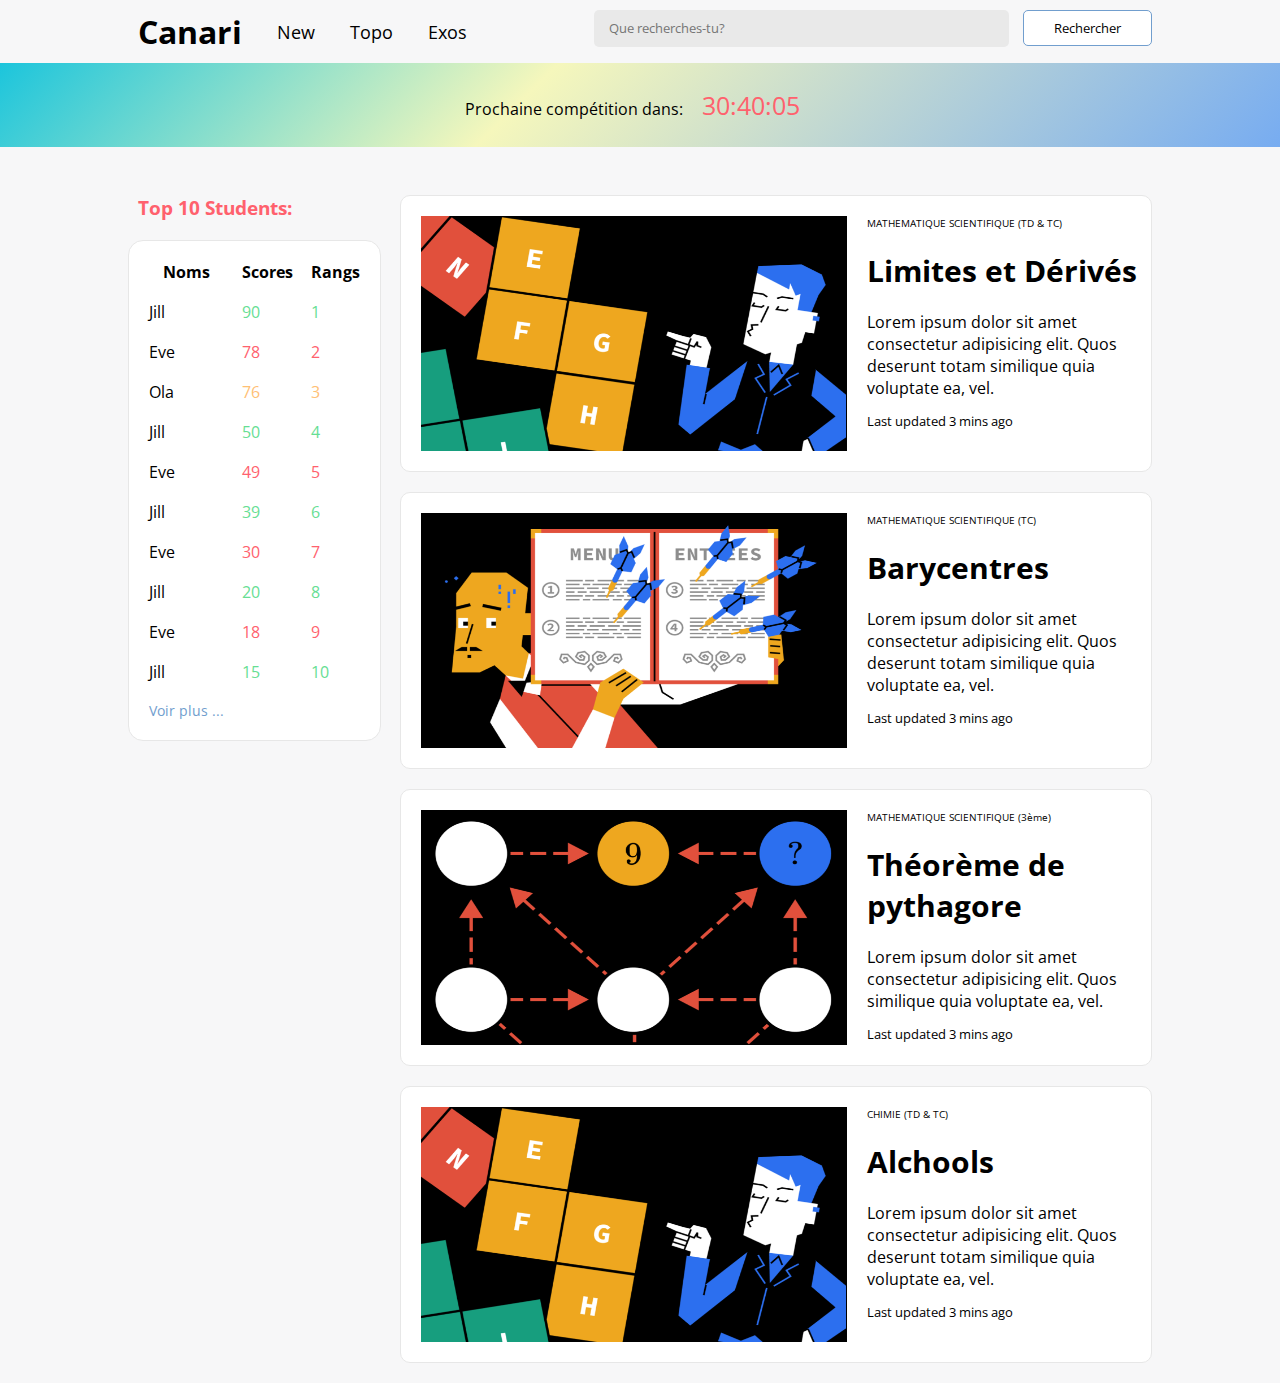
<file: index.html>
<!DOCTYPE html>
<html lang="fr">
<head>
  <meta charset="UTF-8">
  <meta http-equiv="X-UA-Compatible" content="IE=edge">
  <meta name="viewport" content="width=device-width, initial-scale=1.0">
  <link rel="preconnect" href="https://fonts.googleapis.com">
  <link rel="preconnect" href="https://fonts.gstatic.com" crossorigin>
  <link href="https://fonts.googleapis.com/css2?family=Open+Sans:wght@300;400&display=swap" rel="stylesheet">
  <link rel="stylesheet" href="https://cdnjs.cloudflare.com/ajax/libs/font-awesome/5.15.3/css/all.min.css" integrity="sha512-iBBXm8fW90+nuLcSKlbmrPcLa0OT92xO1BIsZ+ywDWZCvqsWgccV3gFoRBv0z+8dLJgyAHIhR35VZc2oM/gI1w==" crossorigin="anonymous" referrerpolicy="no-referrer" />
  <link rel="stylesheet" href="/front-end/index.css">
  <title>Accueil</title>
</head>
<body>
  <header>
    <nav>
      <ul class="nav-container menu">
        <li><a href="index.html" id="logo">Canari</a></li>
        <li><a href="index.html" class="menu-item">New</a></li>
        <li><a href="topo.html" class="menu-item">Topo</a></li>
        <li><a href="#" class="menu-item">Exos</a></li>
      </ul>

      <ul class="nav-container">
        <li>
          <input type="text" placeholder="Que recherches-tu?" class="search-bar">
          <input type="button"  value="Rechercher" class="btn-search">
        </li>
      </ul>
    </nav>

  </header>
  <div id="slogan">Prochaine compétition dans: 
    <button class="timedown">30:40:05</button> </div>
  <section class="main">
      <div class="news info">
        <h3 class="title-rank" >Top 10 Students:</h2>
        <table>
          <thead>
            <tr>
              <th>Noms</th>
              <th>Scores</th>
              <th>Rangs</th>
            </tr>
          </thead>
          <tbody> 
            <tr>
                <td class="names">Jill</td>
                <td class="up">90 <i class="fa fa-arrow-up up"></i</td>
                <td class="up">1</td>

            </tr>

            <tr>
              <td class="names">Eve</td>
              <td class="down">78 <i class="fa fa-arrow-down down"></i></td>
              <td class="down">2</td>
            </tr>

            <tr>
              <td class="names">Ola</td>
              <td class="stable">76 <i class="fa fa-minus stable"></i></i></td>
              <td class="stable">3</td>
            </tr>

            <tr>
              <td class="names">Jill</td>
              <td class="up">50 <i class="fa fa-arrow-up up"></i</td>
              <td class="up">4</td>

          </tr>

          <tr>
            <td class="names">Eve</td>
            <td class="down">49 <i class="fa fa-arrow-down down"></i></td>
            <td class="down">5</td>
          </tr>

          <tr>
            <td class="names">Jill</td>
            <td class="up">39 <i class="fa fa-arrow-up up"></i</td>
            <td class="up">6</td>

        </tr>

        <tr>
          <td class="names">Eve</td>
          <td class="down">30 <i class="fa fa-arrow-down down"></i></td>
          <td class="down">7</td>
        </tr>

        <tr>
          <td class="names">Jill</td>
          <td class="up">20 <i class="fa fa-arrow-up up"></i</td>
          <td class="up">8</td>

      </tr>

      <tr>
        <td class="names">Eve</td>
        <td class="down">18 <i class="fa fa-arrow-down down"></i></td>
        <td class="down">9</td>
      </tr>
      <tr>
        <td class="names">Jill</td>
        <td class="up">15 <i class="fa fa-arrow-up up"></i</td>
        <td class="up">10</td>

    </tr>
    <tr>
     <td class="show-more">
      Voir plus ...
     </td>
    </tr>
          </tbody>

        </table>
      </div>

      <div class="news topics">
          <div class="news-topic-card">
              <div class="illustration-card">
                <img src="/front-end/20210712-GOnvUYeCAq.png" class="illustration">
              </div>
              <div class="card-body">
                <div >
                  <p class="description"> MATHEMATIQUE SCIENTIFIQUE (TD & TC)</p>
                  <h5 class="big-title">Limites et Dérivés</h5>
                  <p class="card-text">Lorem ipsum dolor sit amet consectetur adipisicing elit. Quos deserunt totam similique quia voluptate ea, vel.</p>
                  <p class="card-text"><small class="text-muted">Last updated 3 mins ago</small></p>
                </div>
              </div>
          </div>

          <div class="news-topic-card">
            <div class="illustration-card">
              <img src="/front-end/pic2.png" class="illustration">
            </div>
            <div class="card-body">
              <div >
                <p class="description"> MATHEMATIQUE SCIENTIFIQUE (TC)</p>
                <h5 class="card-title big-title">Barycentres</h5>
                <p class="card-text">Lorem ipsum dolor sit amet consectetur adipisicing elit. Quos deserunt totam similique quia voluptate ea, vel.</p>
                <p class="card-text"><small class="text-muted">Last updated 3 mins ago</small></p>
              </div>
            </div>
        </div>

        <div class="news-topic-card">
          <div class="illustration-card">
            <img src="/front-end/pic3.png" class="illustration">
          </div>
          <div class="card-body">
            <div >
              <p class="description"> MATHEMATIQUE SCIENTIFIQUE (3ème)</p>
              <h5 class="card-title big-title">Théorème de pythagore</h5>
              <p class="card-text">Lorem ipsum dolor sit amet consectetur adipisicing elit. Quos similique quia voluptate ea, vel.</p>
              <p class="card-text"><small class="text-muted">Last updated 3 mins ago</small></p>
            </div>
          </div>
      </div>

      <div class="news-topic-card">
        <div class="illustration-card">
          <img src="/front-end/20210712-GOnvUYeCAq.png" class="illustration">
        </div>
        <div class="card-body">
          <div >
            <p class="description"> CHIMIE (TD & TC)</p>
            <h5 class="card-title big-title">Alchools</h5>
            <p class="card-text">Lorem ipsum dolor sit amet consectetur adipisicing elit. Quos deserunt totam similique quia voluptate ea, vel.</p>
            <p class="card-text"><small class="text-muted">Last updated 3 mins ago</small></p>
          </div>
        </div>
    </div>
  </section>
</body>
</html>
</file>
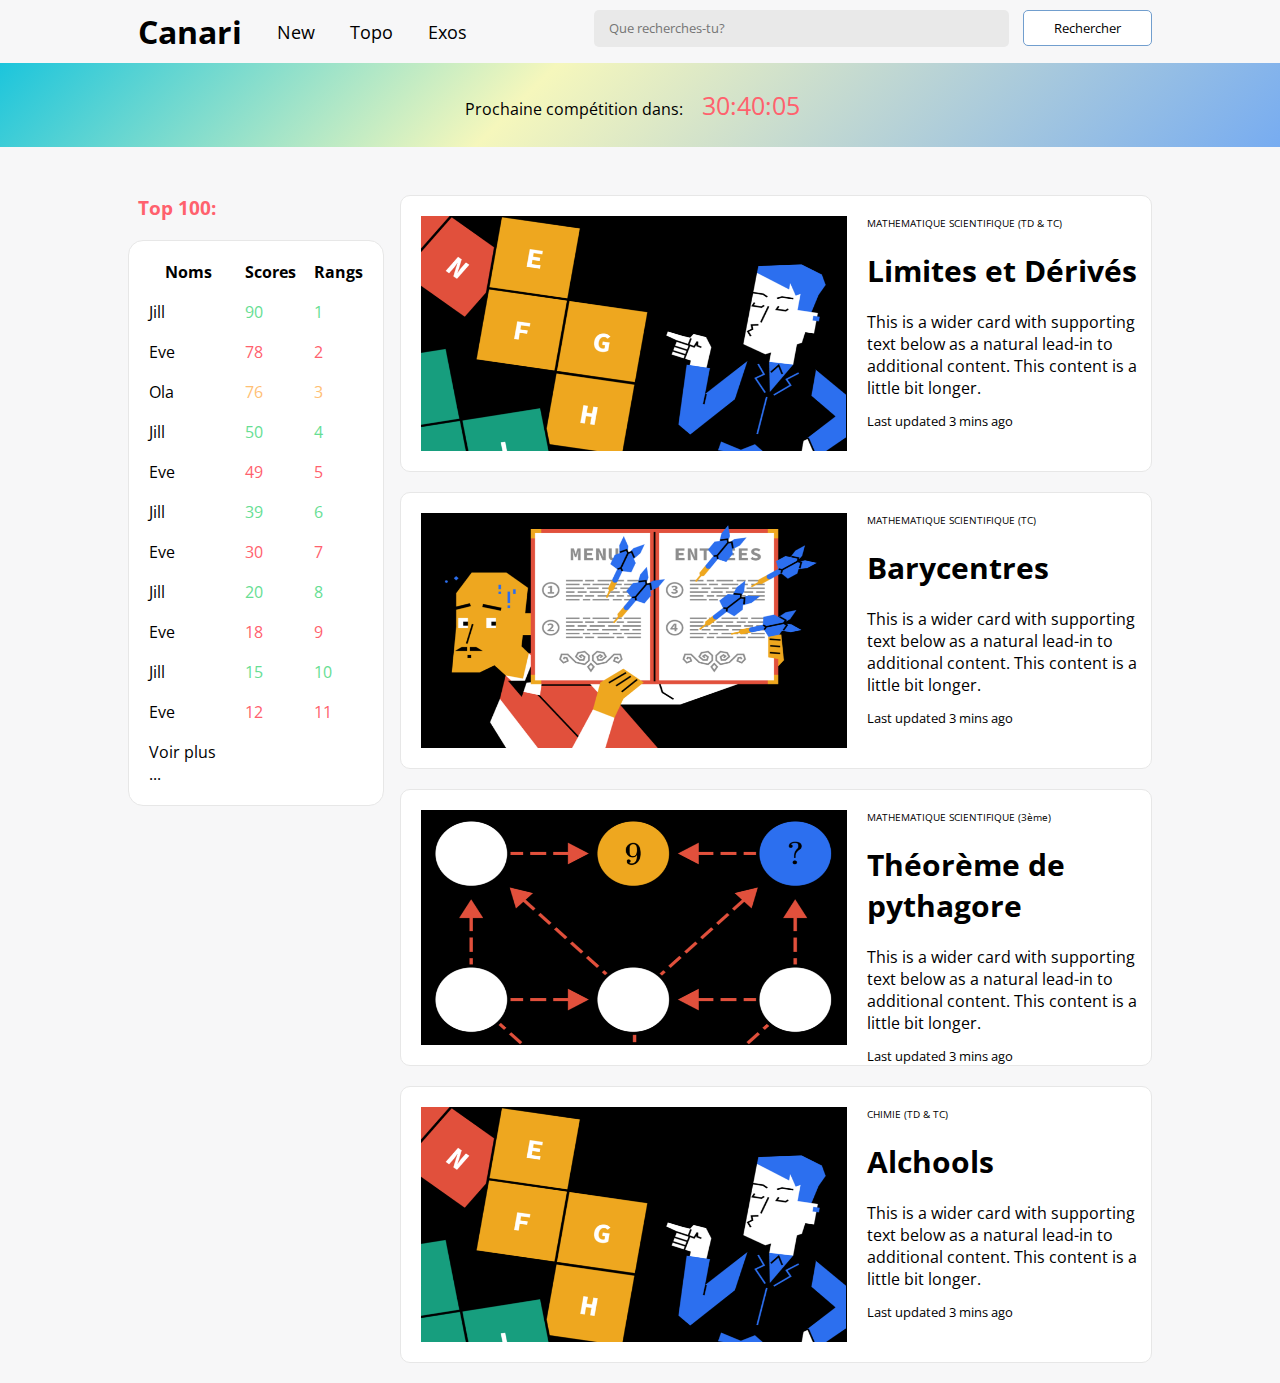
<file: front-end/index.html>
<!DOCTYPE html>
<html lang="fr">
<head>
  <meta charset="UTF-8">
  <meta http-equiv="X-UA-Compatible" content="IE=edge">
  <meta name="viewport" content="width=device-width, initial-scale=1.0">
  <link rel="preconnect" href="https://fonts.googleapis.com">
  <link rel="preconnect" href="https://fonts.gstatic.com" crossorigin>
  <link href="https://fonts.googleapis.com/css2?family=Open+Sans:wght@300;400&display=swap" rel="stylesheet">
  <link rel="stylesheet" href="https://cdnjs.cloudflare.com/ajax/libs/font-awesome/5.15.3/css/all.min.css" integrity="sha512-iBBXm8fW90+nuLcSKlbmrPcLa0OT92xO1BIsZ+ywDWZCvqsWgccV3gFoRBv0z+8dLJgyAHIhR35VZc2oM/gI1w==" crossorigin="anonymous" referrerpolicy="no-referrer" />
  <link rel="stylesheet" href="index.css">
  <title>Accueil</title>
</head>
<body>
  <header>
    <nav>
      <ul class="nav-container menu">
        <li><a href="index.css" id="logo">Canari</a></li>
        <li><a href="#" class="menu-item">New</a></li>
        <li><a href="#" class="menu-item">Topo</a></li>
        <li><a href="#" class="menu-item">Exos</a></li>
      </ul>

      <ul class="nav-container">
        <li>
          <input type="text" placeholder="Que recherches-tu?" class="search-bar">
          <input type="button"  value="Rechercher" class="btn-search">
        </li>
      </ul>
    </nav>

  </header>
  <div id="slogan">Prochaine compétition dans: 
    <button class="timedown">30:40:05</button> </div>
  <section class="main">
      <div class="news info">
        <h3 class="title-rank" >Top 100:</h2>
        <table>
          <thead>
            <tr>
              <th>Noms</th>
              <th>Scores</th>
              <th>Rangs</th>
            </tr>
          </thead>
          <tbody> 
            <tr>
                <td class="names">Jill</td>
                <td class="up">90 <i class="fa fa-arrow-up up"></i</td>
                <td class="up">1</td>

            </tr>

            <tr>
              <td class="names">Eve</td>
              <td class="down">78 <i class="fa fa-arrow-down down"></i></td>
              <td class="down">2</td>
            </tr>

            <tr>
              <td class="names">Ola</td>
              <td class="stable">76 <i class="fa fa-minus stable"></i></i></td>
              <td class="stable">3</td>
            </tr>

            <tr>
              <td class="names">Jill</td>
              <td class="up">50 <i class="fa fa-arrow-up up"></i</td>
              <td class="up">4</td>

          </tr>

          <tr>
            <td class="names">Eve</td>
            <td class="down">49 <i class="fa fa-arrow-down down"></i></td>
            <td class="down">5</td>
          </tr>

          <tr>
            <td class="names">Jill</td>
            <td class="up">39 <i class="fa fa-arrow-up up"></i</td>
            <td class="up">6</td>

        </tr>

        <tr>
          <td class="names">Eve</td>
          <td class="down">30 <i class="fa fa-arrow-down down"></i></td>
          <td class="down">7</td>
        </tr>

        <tr>
          <td class="names">Jill</td>
          <td class="up">20 <i class="fa fa-arrow-up up"></i</td>
          <td class="up">8</td>

      </tr>

      <tr>
        <td class="names">Eve</td>
        <td class="down">18 <i class="fa fa-arrow-down down"></i></td>
        <td class="down">9</td>
      </tr>
      <tr>
        <td class="names">Jill</td>
        <td class="up">15 <i class="fa fa-arrow-up up"></i</td>
        <td class="up">10</td>

    </tr>

    <tr>
      <td class="names">Eve</td>
      <td class="down">12<i class="fa fa-arrow-down down"></i></td>
      <td class="down">11</td>
    </tr>
    <tr>
     <td>
      Voir plus ...
     </td>
    </tr>
          </tbody>

        </table>
      </div>

      <div class="news topics">
          <div class="news-topic-card">
              <div class="illustration-card">
                <img src="20210712-GOnvUYeCAq.png" class="illustration">
              </div>
              <div class="card-body">
                <div >
                  <p class="description"> MATHEMATIQUE SCIENTIFIQUE (TD & TC)</p>
                  <h5 class="big-title">Limites et Dérivés</h5>
                  <p class="card-text">This is a wider card with supporting text below as a natural lead-in to additional content. This content is a little bit longer.</p>
                  <p class="card-text"><small class="text-muted">Last updated 3 mins ago</small></p>
                </div>
              </div>
          </div>

          <div class="news-topic-card">
            <div class="illustration-card">
              <img src="pic2.png" class="illustration">
            </div>
            <div class="card-body">
              <div >
                <p class="description"> MATHEMATIQUE SCIENTIFIQUE (TC)</p>
                <h5 class="card-title big-title">Barycentres</h5>
                <p class="card-text">This is a wider card with supporting text below as a natural lead-in to additional content. This content is a little bit longer.</p>
                <p class="card-text"><small class="text-muted">Last updated 3 mins ago</small></p>
              </div>
            </div>
        </div>

        <div class="news-topic-card">
          <div class="illustration-card">
            <img src="pic3.png" class="illustration">
          </div>
          <div class="card-body">
            <div >
              <p class="description"> MATHEMATIQUE SCIENTIFIQUE (3ème)</p>
              <h5 class="card-title big-title">Théorème de pythagore</h5>
              <p class="card-text">This is a wider card with supporting text below as a natural lead-in to additional content. This content is a little bit longer.</p>
              <p class="card-text"><small class="text-muted">Last updated 3 mins ago</small></p>
            </div>
          </div>
      </div>

      <div class="news-topic-card">
        <div class="illustration-card">
          <img src="20210712-GOnvUYeCAq.png" class="illustration">
        </div>
        <div class="card-body">
          <div >
            <p class="description"> CHIMIE (TD & TC)</p>
            <h5 class="card-title big-title">Alchools</h5>
            <p class="card-text">This is a wider card with supporting text below as a natural lead-in to additional content. This content is a little bit longer.</p>
            <p class="card-text"><small class="text-muted">Last updated 3 mins ago</small></p>
          </div>
        </div>
    </div>
  </section>
</body>
</html>
</file>
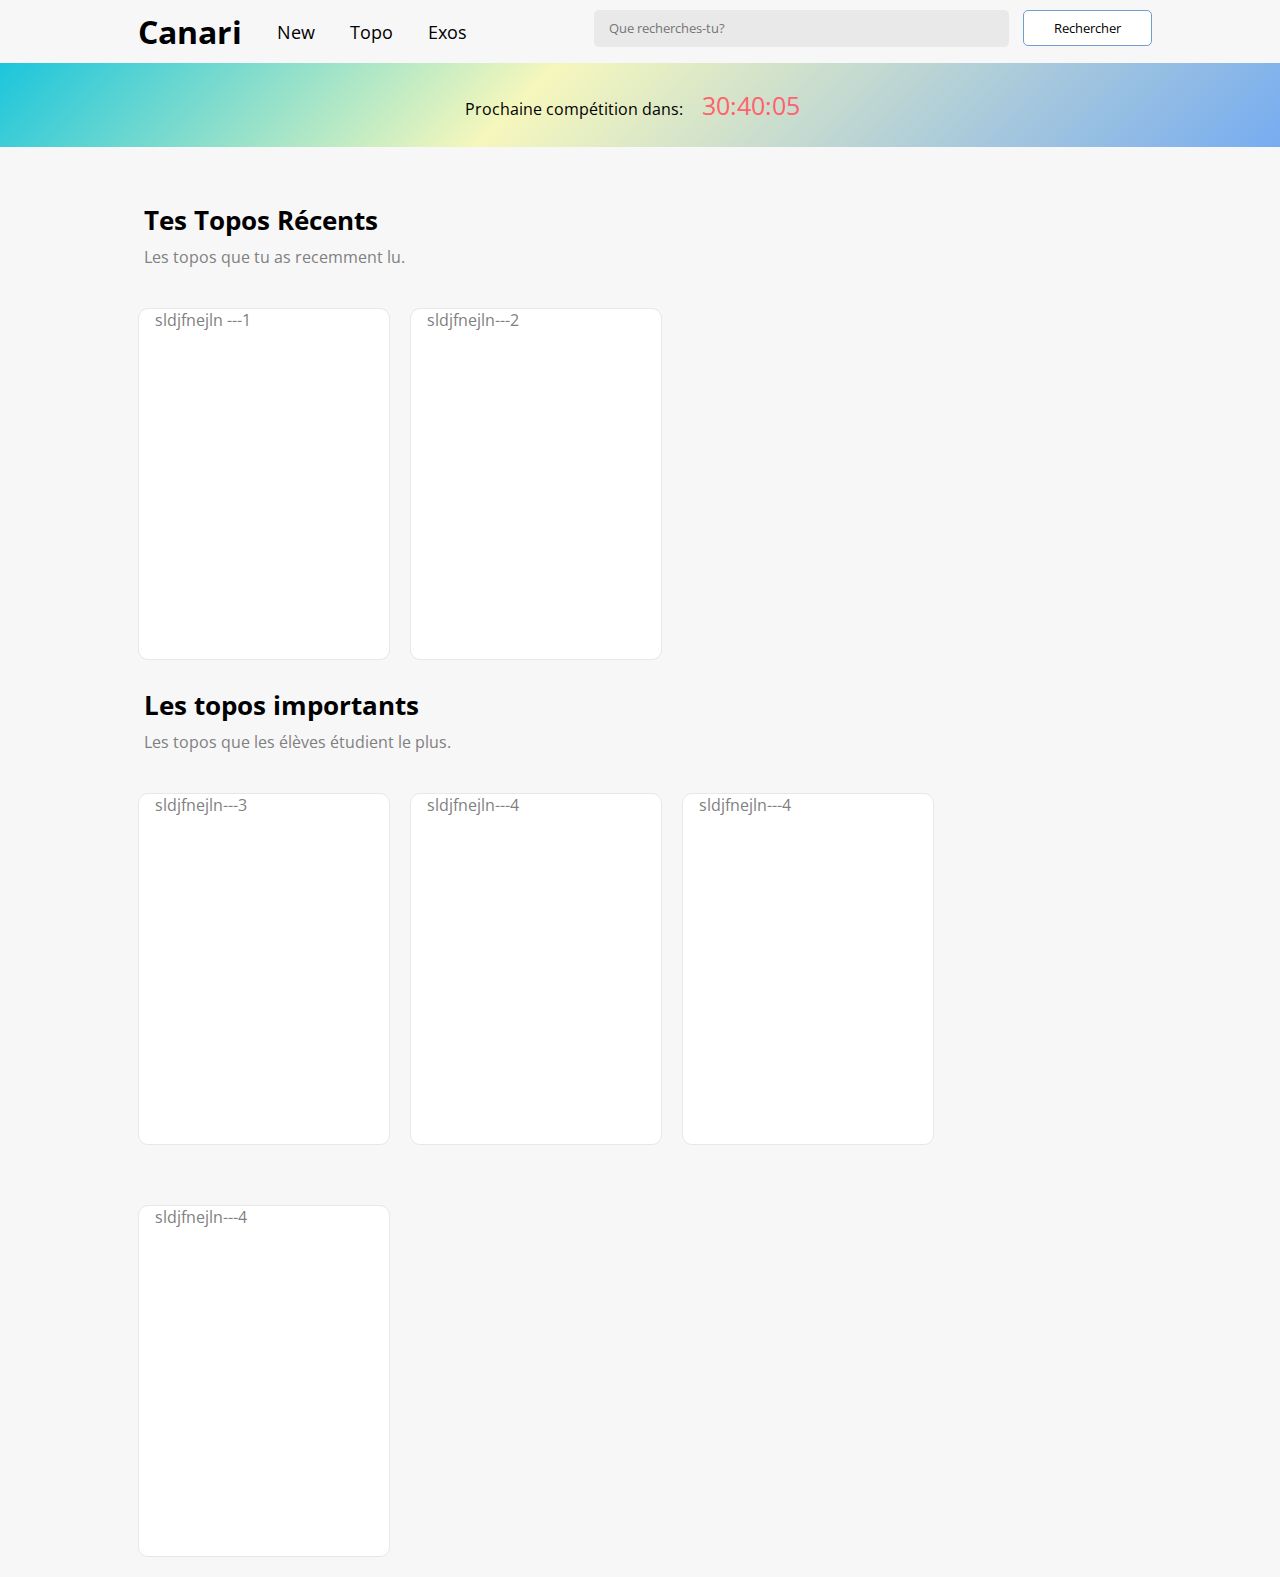
<file: topo.html>
<!DOCTYPE html>
<html lang="en">
<head>
  <meta charset="UTF-8">
  <meta http-equiv="X-UA-Compatible" content="IE=edge">
  <meta name="viewport" content="width=device-width, initial-scale=1.0">
  <link rel="preconnect" href="https://fonts.googleapis.com">
  <link rel="preconnect" href="https://fonts.gstatic.com" crossorigin>
  <link href="https://fonts.googleapis.com/css2?family=Open+Sans:wght@300;400&display=swap" rel="stylesheet">
  <link rel="stylesheet" href="https://cdnjs.cloudflare.com/ajax/libs/font-awesome/5.15.3/css/all.min.css" integrity="sha512-iBBXm8fW90+nuLcSKlbmrPcLa0OT92xO1BIsZ+ywDWZCvqsWgccV3gFoRBv0z+8dLJgyAHIhR35VZc2oM/gI1w==" crossorigin="anonymous" referrerpolicy="no-referrer" />
  <link rel="stylesheet" href="front-end/index.css">
  <title>Topo</title>
</head>
<body>
  <header>
    <nav>
      <ul class="nav-container menu">
        <li><a href="index.html" id="logo">Canari</a></li>
        <li><a href="index.html" class="menu-item">New</a></li>
        <li><a href="topo.html" class="menu-item">Topo</a></li>
        <li><a href="#" class="menu-item">Exos</a></li>
      </ul>

      <ul class="nav-container">
        <li>
          <input type="text" placeholder="Que recherches-tu?" class="search-bar">
          <input type="button"  value="Rechercher" class="btn-search">
        </li>
      </ul>
    </nav>

  </header>
  <div id="slogan">Prochaine compétition dans: 
    <button class="timedown">30:40:05</button>
  </div>
  <section class="main-topo">
    <section class="sub-sections">
      <div class="parts courses_perso">
        <h2>Tes Topos Récents</h2>
        <p>Les topos que tu as recemment lu.</p>
        <div class="perso">
          <div class="courses">
            <p>sldjfnejln ---1</p>
          </div>
          <div class="courses">
            <p>sldjfnejln---2</p>
          </div>
        </div>
      </div>
      
      <div class="parts topo-importants">
        <h2>Les topos importants</h2>
        <p>Les topos que les élèves étudient le plus.</p>
        <div class="popular">
          <div class="courses">
            <p>sldjfnejln---3</p>
          </div>
          <div class="courses">
            <p>sldjfnejln---4</p>
          </div>
          <div class="courses">
            <p>sldjfnejln---4</p>
          </div>
          <div class="courses">
            <p>sldjfnejln---4</p>
          </div>
          
        </div>
      </div>
    </section>

  </section>
</body>
</html>
</file>
<file: front-end/index.css>
* {
  margin: 0;
  padding: 0;
  font-family: 'Open Sans', sans-serif;
}
body {
  background-color: #F7F7F8;
}

#slogan {

  background: rgb(119,172,241);
  background: linear-gradient(315deg, rgba(119,172,241,1) 0%, rgba(245,247,178,0.8589810924369747) 59%, rgba(28,197,220,1) 100%);  padding: 15px;
  text-align: center;
}

#logo, #logo:hover {
  color: black;
  font-size: 2rem;
  font-weight: bolder;
}

nav {
  width: 80%;
  margin: 10px auto;
  padding: 0;
  display: flex;
  justify-content: space-between;
  flex-wrap: wrap;
}

.nav-container {
  display: flex;
  list-style-type: none;
  margin: 0;
  padding: 0;
}

.menu {
  font-size: 18px;
}

.menu-item {
  margin-top: 10px;
}

nav a {
  text-decoration: none;
  text-align: center;
  color: black;
  display: block;
  padding: 0 25px 0 10px;
}

nav a:hover {
  color: rgba(119,172,241,1);
}

nav ul li {
  margin: 0;
}

.btn-search {
  padding: 8px 30px;
  border: 1px solid #719ECE;
  border-radius: 5px;
  background-color: #FFFFFF;
  margin: 0;
}
.btn-search:hover {
  box-shadow: 0 0 5px #719ECE;
}

input:focus { 
  outline: none !important;
  border-color: #719ECE;
  box-shadow: 0 0 5px #719ECE;
}
textarea:focus { 
  outline: none !important;
  border-color: #719ECE;
  box-shadow: 0 0 5px #719ECE;
}

.search-bar{
  height: 2.3rem;
  width: 30em;
  margin-right: 10px;
  background-color: #e9e9e9;
  padding-left: 15px;
  border: none;
  border-radius: 5px;
}

.main {
  padding-top: 3em;
  display: flex;
  width: 80%;
  margin: 0 auto;
  flex-wrap: wrap;
}

.info {
  flex-basis: 25%;
}

.topics {
  flex-basis: 75%;
}

.news-topic-card {
  border: 1px solid rgb(231, 231, 231);
  border-radius: 10px;
  background-color: #FFFFFF;
  display: flex;
  float: right;
  max-width: 750px;
  max-height: 275px;
  margin-bottom: 20px;
}

.news-topic-card:hover {
  box-shadow: 0 0 11px rgba(33,33,33,.2);
}

.description {
  margin: 20px 0;
  font-size: 10px;
}

.big-title {
  margin: 20px 0;
  font-weight: bolder;
  font-size: 30px;
}

.card-text {
  margin: 10px 0;
}

.illustration-card {
  flex-basis: 60%;
  width: 150px;
  margin: 20px;
  background-color: black;
}

.illustration {
  width: 425px;
  max-height: 235px;
}
.card-body {
  flex-basis: 40%;
}

table {
  background-color: #FFFFFF;
  margin-top: 20px;
  padding: 10px;
  border: 1px solid rgb(231, 231, 231); 
  border-radius: 15px;
}

th, td {
  padding: 8px;
}

.up {
  margin: 0 5px;
  color: #66DE93;
}

.down {
  margin: 0 5px;
  color: #FF616D;
}


.stable {
  margin: 0 5px;
  color: #FFC074;
}

.title-rank {
  margin-left: 10px; 
  color: #FF616D;
}

.timedown {
  border: none;
  font-size: 25px;
  background: none;
  color: #FF616D;
  margin: 5px;
  padding: 5px 10px;
}

.show-more{
  font-size: 0.9rem;
  color: #719ECE;
}

.parts h2 {
  font-size: 1.6rem;
  font-weight: bolder;
  margin: 0.5rem 1rem;
}

.parts p {
  margin: 0 1rem; 
  color: grey;
}

.perso, .popular {
  display: flex;
  flex-wrap: wrap;
}

.courses_perso {
  padding-top:  1girem;
}

.courses {
  
  margin: 40px 10px;
  border: 1px solid rgb(231, 231, 231);
  border-radius: 10px;
  background-color: #FFFFFF;
  float: right;
  width: 250px;
  height: 350px;
  margin-bottom: 20px;
}

.courses:hover {
  box-shadow: 0 0 11px rgba(33,33,33,.2);
}

.main-topo {
  padding-top: 3em;
  width: 80%;
  margin: 0 auto;
  height: 100vh;
}
</file>
